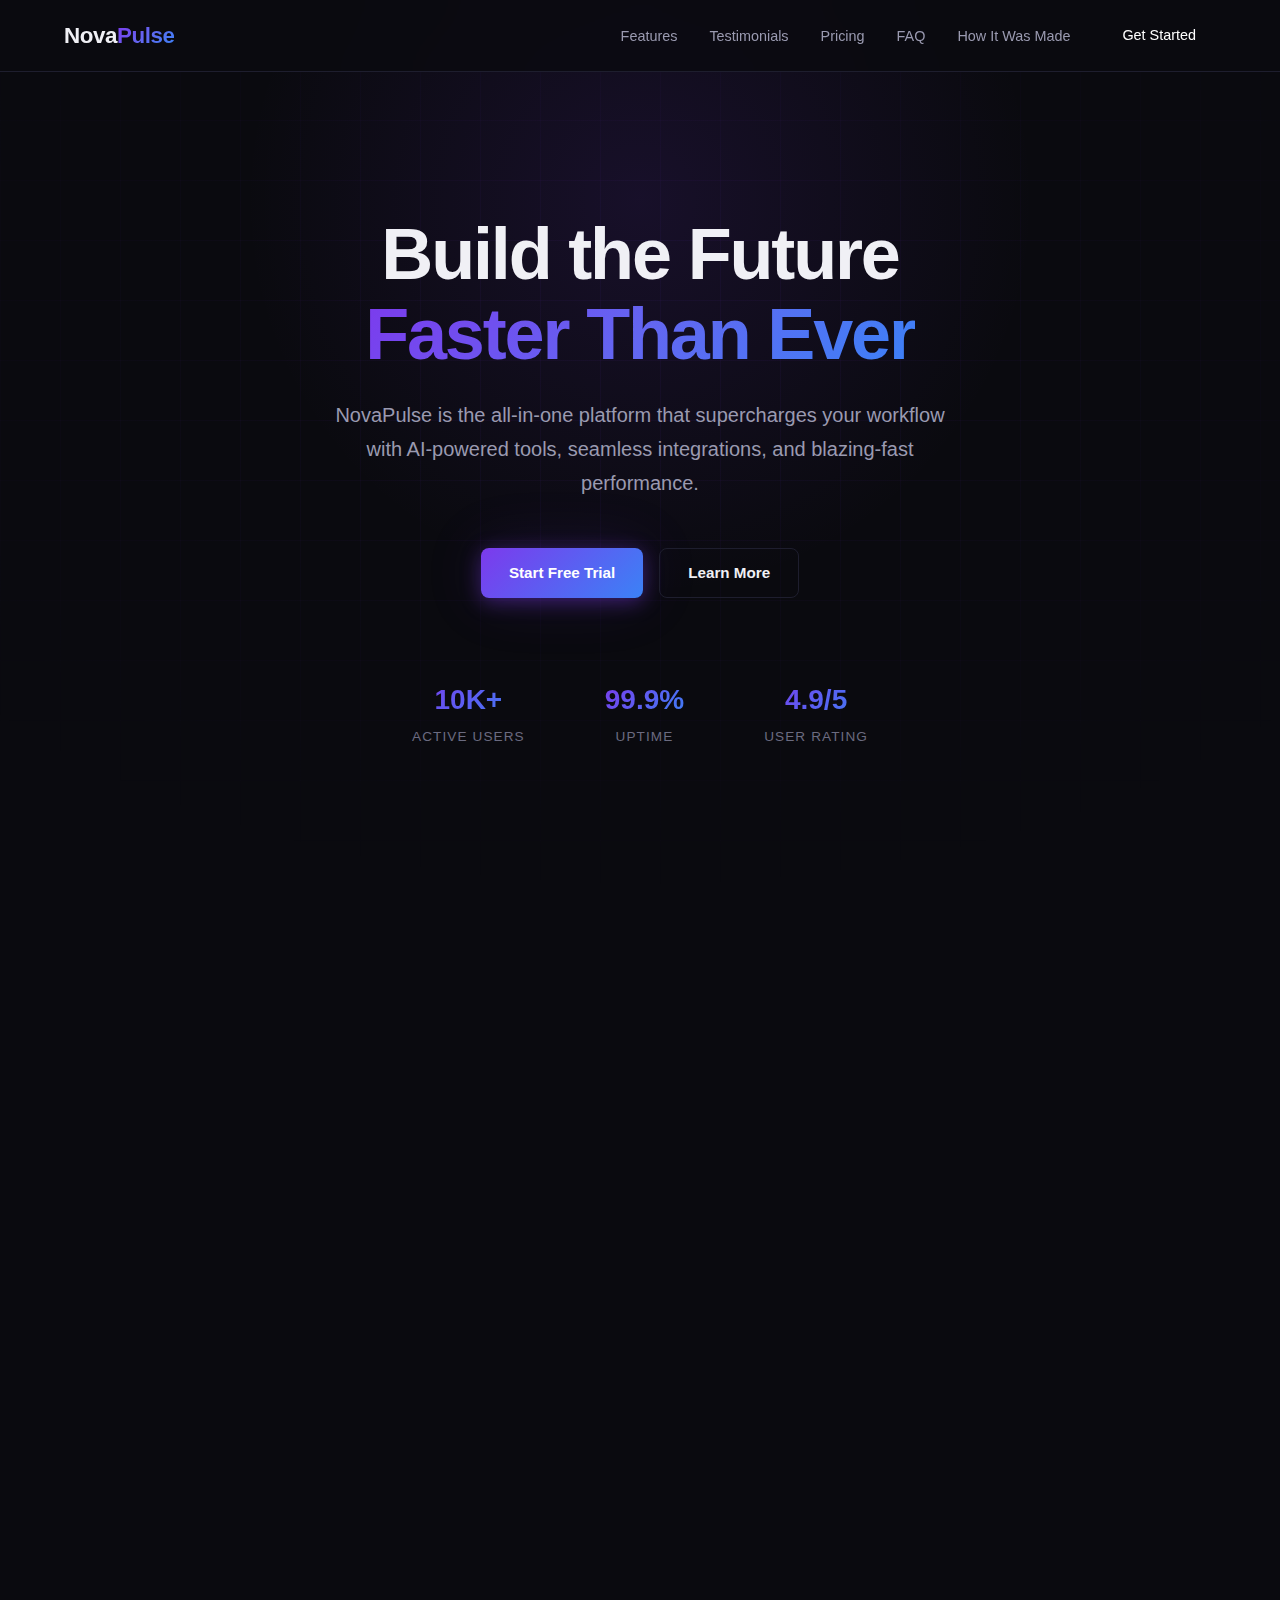
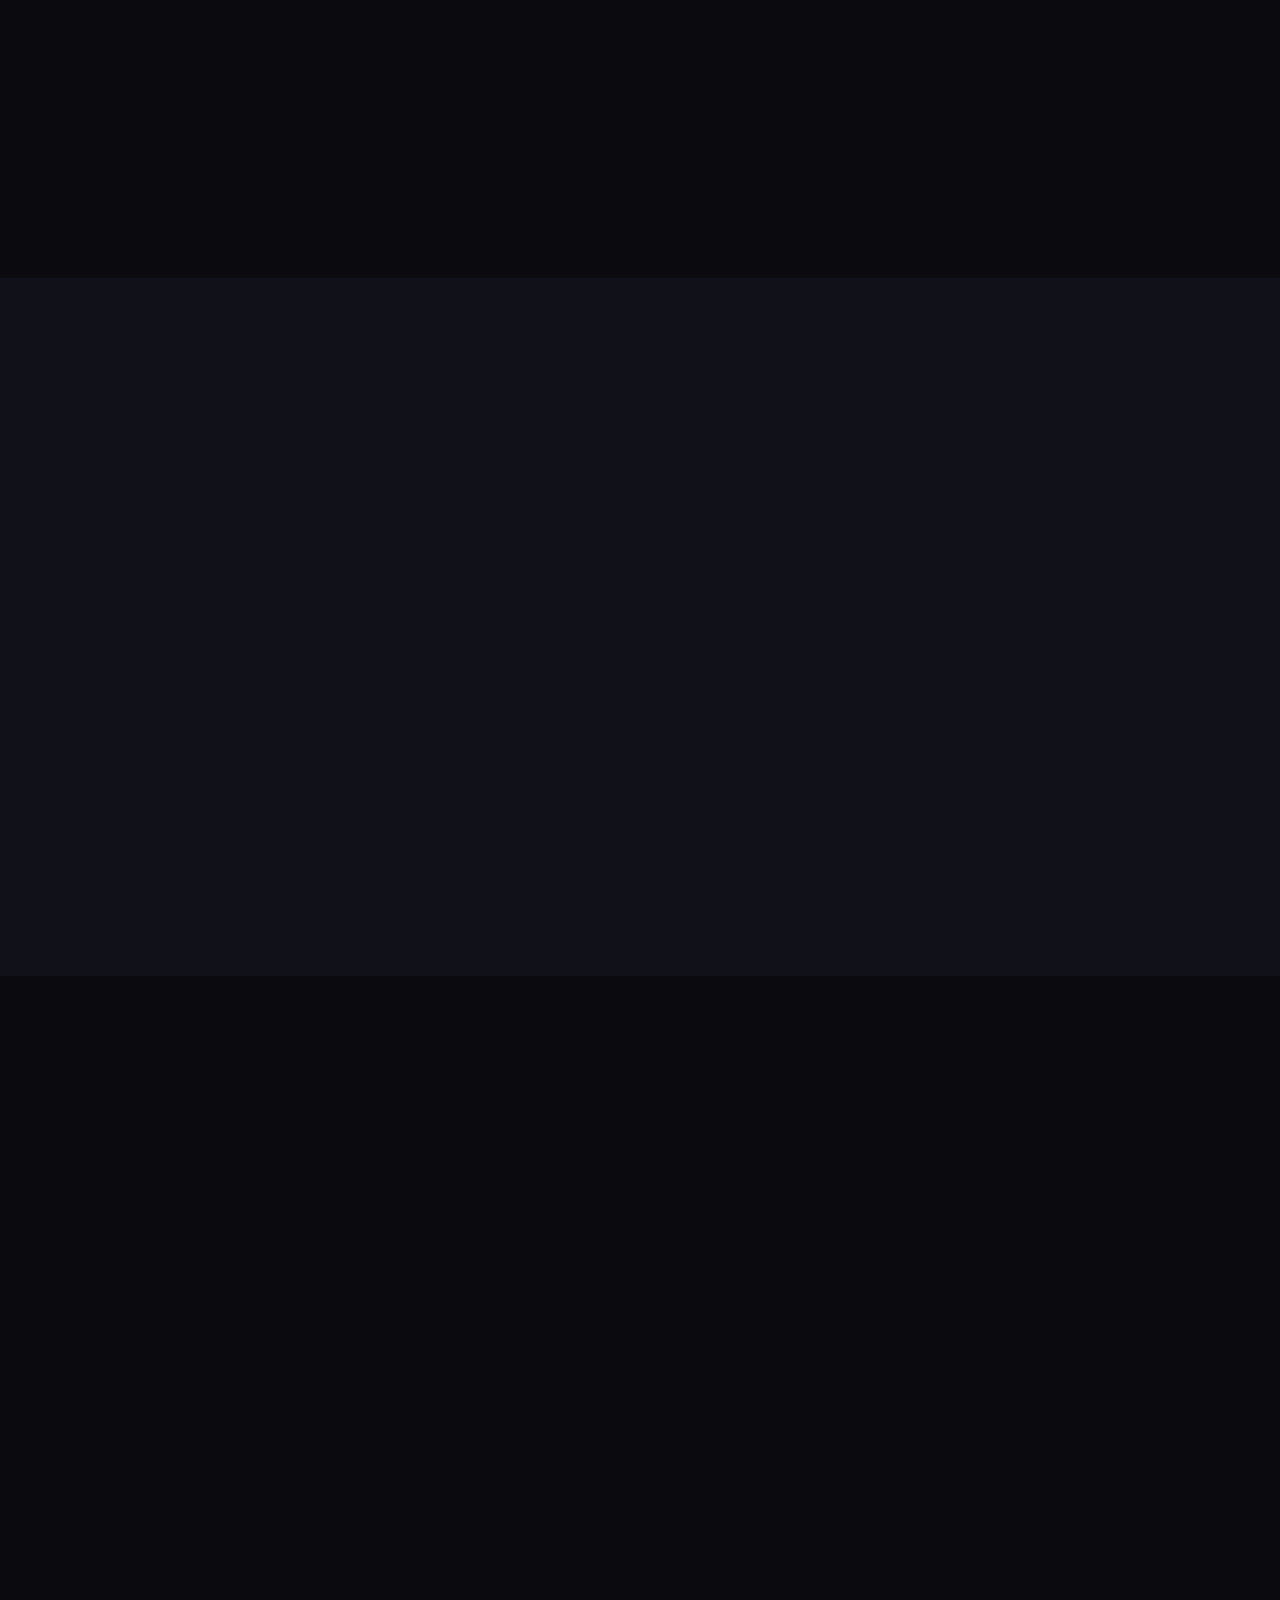
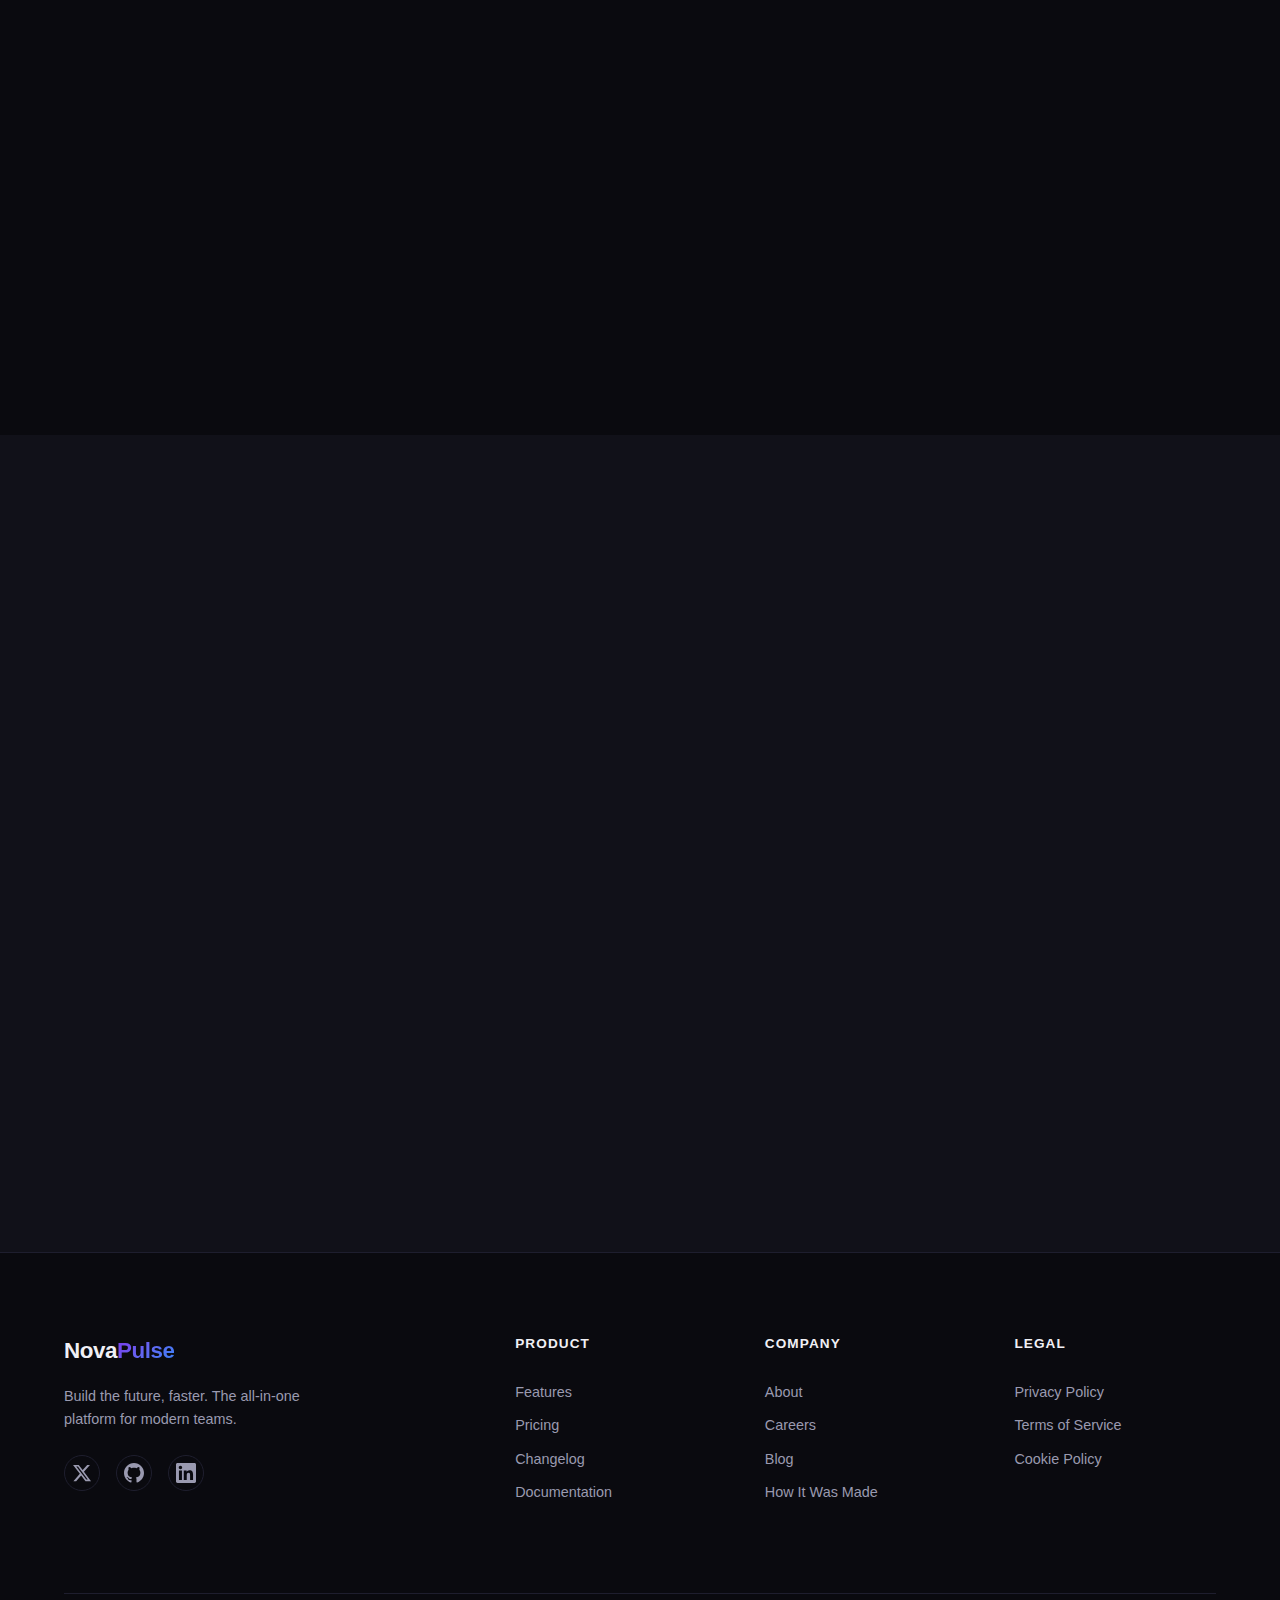
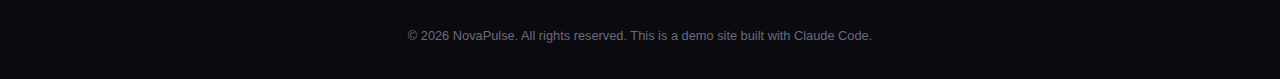
<file: index.html>
<!DOCTYPE html>
<html lang="en">
<head>
  <meta charset="UTF-8">
  <meta name="viewport" content="width=device-width, initial-scale=1.0">
  <title>NovaPulse — Next-Gen Platform</title>
  <link rel="stylesheet" href="styles.css">
</head>
<body>

  <!-- Navigation -->
  <nav class="navbar">
    <div class="container nav-container">
      <a href="index.html" class="nav-logo">Nova<span class="gradient-text">Pulse</span></a>
      <button class="nav-toggle" aria-label="Toggle navigation">
        <span></span>
        <span></span>
        <span></span>
      </button>
      <ul class="nav-links">
        <li><a href="#features">Features</a></li>
        <li><a href="#testimonials">Testimonials</a></li>
        <li><a href="#pricing">Pricing</a></li>
        <li><a href="#faq">FAQ</a></li>
        <li><a href="how-it-was-made.html">How It Was Made</a></li>
        <li><a href="#hero" class="btn btn-sm">Get Started</a></li>
      </ul>
    </div>
  </nav>

  <!-- Hero -->
  <section id="hero" class="hero">
    <div class="hero-grid-bg"></div>
    <div class="container hero-content fade-in">
      <h1>Build the Future<br><span class="gradient-text">Faster Than Ever</span></h1>
      <p class="hero-subtitle">NovaPulse is the all-in-one platform that supercharges your workflow with AI-powered tools, seamless integrations, and blazing-fast performance.</p>
      <div class="hero-actions">
        <a href="#pricing" class="btn btn-primary btn-glow">Start Free Trial</a>
        <a href="#features" class="btn btn-outline">Learn More</a>
      </div>
      <div class="hero-stats">
        <div class="stat">
          <span class="stat-number">10K+</span>
          <span class="stat-label">Active Users</span>
        </div>
        <div class="stat">
          <span class="stat-number">99.9%</span>
          <span class="stat-label">Uptime</span>
        </div>
        <div class="stat">
          <span class="stat-number">4.9/5</span>
          <span class="stat-label">User Rating</span>
        </div>
      </div>
    </div>
  </section>

  <!-- Features -->
  <section id="features" class="features">
    <div class="container">
      <h2 class="section-title fade-in">Powerful <span class="gradient-text">Features</span></h2>
      <p class="section-subtitle fade-in">Everything you need to ship faster and smarter.</p>
      <div class="features-grid">
        <div class="feature-card fade-in">
          <div class="feature-icon">
            <svg width="32" height="32" viewBox="0 0 24 24" fill="none" stroke="currentColor" stroke-width="2" stroke-linecap="round" stroke-linejoin="round"><path d="M13 2L3 14h9l-1 8 10-12h-9l1-8z"/></svg>
          </div>
          <h3>Lightning Fast</h3>
          <p>Optimized for speed at every layer. Sub-millisecond responses powered by our edge network spanning 200+ global nodes.</p>
        </div>
        <div class="feature-card fade-in">
          <div class="feature-icon">
            <svg width="32" height="32" viewBox="0 0 24 24" fill="none" stroke="currentColor" stroke-width="2" stroke-linecap="round" stroke-linejoin="round"><rect x="3" y="11" width="18" height="11" rx="2" ry="2"/><path d="M7 11V7a5 5 0 0 1 10 0v4"/></svg>
          </div>
          <h3>Enterprise Security</h3>
          <p>SOC 2 Type II certified with end-to-end encryption, role-based access control, and real-time threat monitoring.</p>
        </div>
        <div class="feature-card fade-in">
          <div class="feature-icon">
            <svg width="32" height="32" viewBox="0 0 24 24" fill="none" stroke="currentColor" stroke-width="2" stroke-linecap="round" stroke-linejoin="round"><circle cx="12" cy="12" r="3"/><path d="M19.4 15a1.65 1.65 0 0 0 .33 1.82l.06.06a2 2 0 0 1-2.83 2.83l-.06-.06a1.65 1.65 0 0 0-1.82-.33 1.65 1.65 0 0 0-1 1.51V21a2 2 0 0 1-4 0v-.09A1.65 1.65 0 0 0 9 19.4a1.65 1.65 0 0 0-1.82.33l-.06.06a2 2 0 0 1-2.83-2.83l.06-.06A1.65 1.65 0 0 0 4.68 15a1.65 1.65 0 0 0-1.51-1H3a2 2 0 0 1 0-4h.09A1.65 1.65 0 0 0 4.6 9a1.65 1.65 0 0 0-.33-1.82l-.06-.06a2 2 0 0 1 2.83-2.83l.06.06A1.65 1.65 0 0 0 9 4.68a1.65 1.65 0 0 0 1-1.51V3a2 2 0 0 1 4 0v.09a1.65 1.65 0 0 0 1 1.51 1.65 1.65 0 0 0 1.82-.33l.06-.06a2 2 0 0 1 2.83 2.83l-.06.06A1.65 1.65 0 0 0 19.4 9a1.65 1.65 0 0 0 1.51 1H21a2 2 0 0 1 0 4h-.09a1.65 1.65 0 0 0-1.51 1z"/></svg>
          </div>
          <h3>Smart Automations</h3>
          <p>Build complex workflows visually. Trigger actions based on events, schedules, or AI-driven conditions — no code required.</p>
        </div>
        <div class="feature-card fade-in">
          <div class="feature-icon">
            <svg width="32" height="32" viewBox="0 0 24 24" fill="none" stroke="currentColor" stroke-width="2" stroke-linecap="round" stroke-linejoin="round"><polyline points="22 12 18 12 15 21 9 3 6 12 2 12"/></svg>
          </div>
          <h3>Real-Time Analytics</h3>
          <p>Live dashboards with customizable widgets. Track every metric that matters with zero-latency data streaming.</p>
        </div>
        <div class="feature-card fade-in">
          <div class="feature-icon">
            <svg width="32" height="32" viewBox="0 0 24 24" fill="none" stroke="currentColor" stroke-width="2" stroke-linecap="round" stroke-linejoin="round"><path d="M17 21v-2a4 4 0 0 0-4-4H5a4 4 0 0 0-4 4v2"/><circle cx="9" cy="7" r="4"/><path d="M23 21v-2a4 4 0 0 0-3-3.87"/><path d="M16 3.13a4 4 0 0 1 0 7.75"/></svg>
          </div>
          <h3>Team Collaboration</h3>
          <p>Shared workspaces, inline commenting, version history, and real-time co-editing keep your entire team aligned.</p>
        </div>
        <div class="feature-card fade-in">
          <div class="feature-icon">
            <svg width="32" height="32" viewBox="0 0 24 24" fill="none" stroke="currentColor" stroke-width="2" stroke-linecap="round" stroke-linejoin="round"><rect x="2" y="3" width="20" height="14" rx="2" ry="2"/><line x1="8" y1="21" x2="16" y2="21"/><line x1="12" y1="17" x2="12" y2="21"/></svg>
          </div>
          <h3>Developer API</h3>
          <p>RESTful and GraphQL APIs with comprehensive SDKs. Integrate NovaPulse into your stack in under 10 minutes.</p>
        </div>
      </div>
    </div>
  </section>

  <!-- Testimonials -->
  <section id="testimonials" class="testimonials">
    <div class="container">
      <h2 class="section-title fade-in">Loved by <span class="gradient-text">Teams</span></h2>
      <p class="section-subtitle fade-in">See what our users have to say.</p>
      <div class="testimonials-grid">
        <div class="testimonial-card fade-in">
          <div class="testimonial-stars">&#9733;&#9733;&#9733;&#9733;&#9733;</div>
          <blockquote>"NovaPulse cut our deployment time by 60%. The automation engine alone saved our team 20 hours a week. It's the best investment we've made this year."</blockquote>
          <div class="testimonial-author">
            <div class="avatar" style="background: linear-gradient(135deg, #7c3aed, #3b82f6);">SK</div>
            <div>
              <strong>Sarah Kim</strong>
              <span>VP of Engineering, Streamline</span>
            </div>
          </div>
        </div>
        <div class="testimonial-card fade-in">
          <div class="testimonial-stars">&#9733;&#9733;&#9733;&#9733;&#9733;</div>
          <blockquote>"The analytics dashboard is incredible. We finally have real-time visibility into our pipeline without stitching together five different tools."</blockquote>
          <div class="testimonial-author">
            <div class="avatar" style="background: linear-gradient(135deg, #ec4899, #8b5cf6);">MR</div>
            <div>
              <strong>Marco Rivera</strong>
              <span>CTO, DataForge Labs</span>
            </div>
          </div>
        </div>
        <div class="testimonial-card fade-in">
          <div class="testimonial-stars">&#9733;&#9733;&#9733;&#9733;&#9733;</div>
          <blockquote>"We evaluated a dozen platforms before choosing NovaPulse. The developer experience is unmatched — our team was productive on day one."</blockquote>
          <div class="testimonial-author">
            <div class="avatar" style="background: linear-gradient(135deg, #06b6d4, #3b82f6);">AJ</div>
            <div>
              <strong>Aisha Johnson</strong>
              <span>Lead Developer, CloudScale</span>
            </div>
          </div>
        </div>
      </div>
    </div>
  </section>

  <!-- Pricing -->
  <section id="pricing" class="pricing">
    <div class="container">
      <h2 class="section-title fade-in">Simple <span class="gradient-text">Pricing</span></h2>
      <p class="section-subtitle fade-in">No surprises. No hidden fees. Cancel anytime.</p>
      <div class="pricing-grid">
        <div class="pricing-card fade-in">
          <h3>Starter</h3>
          <div class="price">$0<span>/month</span></div>
          <p class="pricing-desc">Perfect for side projects and exploration.</p>
          <ul class="pricing-features">
            <li>Up to 3 projects</li>
            <li>1 GB storage</li>
            <li>Basic analytics</li>
            <li>Community support</li>
            <li>API access (1K req/day)</li>
          </ul>
          <a href="#" class="btn btn-outline btn-full">Get Started</a>
        </div>
        <div class="pricing-card popular fade-in">
          <div class="popular-badge">Most Popular</div>
          <h3>Pro</h3>
          <div class="price">$29<span>/month</span></div>
          <p class="pricing-desc">For growing teams that need more power.</p>
          <ul class="pricing-features">
            <li>Unlimited projects</li>
            <li>100 GB storage</li>
            <li>Advanced analytics</li>
            <li>Priority support</li>
            <li>API access (100K req/day)</li>
            <li>Custom automations</li>
            <li>Team collaboration</li>
          </ul>
          <a href="#" class="btn btn-primary btn-glow btn-full">Start Free Trial</a>
        </div>
        <div class="pricing-card fade-in">
          <h3>Enterprise</h3>
          <div class="price">Custom</div>
          <p class="pricing-desc">For organizations with advanced needs.</p>
          <ul class="pricing-features">
            <li>Everything in Pro</li>
            <li>Unlimited storage</li>
            <li>SSO & SAML</li>
            <li>Dedicated support</li>
            <li>Unlimited API access</li>
            <li>Custom integrations</li>
            <li>SLA guarantee</li>
            <li>On-premise option</li>
          </ul>
          <a href="#" class="btn btn-outline btn-full">Contact Sales</a>
        </div>
      </div>
    </div>
  </section>

  <!-- FAQ -->
  <section id="faq" class="faq">
    <div class="container">
      <h2 class="section-title fade-in">Frequently Asked <span class="gradient-text">Questions</span></h2>
      <p class="section-subtitle fade-in">Got questions? We've got answers.</p>
      <div class="faq-list">
        <div class="faq-item fade-in">
          <button class="faq-question">
            What is NovaPulse?
            <span class="faq-icon">+</span>
          </button>
          <div class="faq-answer">
            <p>NovaPulse is a next-generation platform that combines project management, real-time analytics, and AI-powered automation into a single, unified workspace. It's designed to help teams ship faster with less friction.</p>
          </div>
        </div>
        <div class="faq-item fade-in">
          <button class="faq-question">
            How does the free trial work?
            <span class="faq-icon">+</span>
          </button>
          <div class="faq-answer">
            <p>Start with our Pro plan free for 14 days — no credit card required. You get full access to all Pro features. At the end of your trial, choose to subscribe or downgrade to Starter at no cost.</p>
          </div>
        </div>
        <div class="faq-item fade-in">
          <button class="faq-question">
            Can I switch plans later?
            <span class="faq-icon">+</span>
          </button>
          <div class="faq-answer">
            <p>Absolutely. You can upgrade or downgrade your plan at any time from your account settings. Changes take effect immediately, and we'll prorate any billing differences.</p>
          </div>
        </div>
        <div class="faq-item fade-in">
          <button class="faq-question">
            Is my data secure?
            <span class="faq-icon">+</span>
          </button>
          <div class="faq-answer">
            <p>Security is our top priority. We're SOC 2 Type II certified with end-to-end encryption for all data in transit and at rest. We also offer role-based access controls, audit logs, and optional on-premise deployment for Enterprise customers.</p>
          </div>
        </div>
        <div class="faq-item fade-in">
          <button class="faq-question">
            What integrations do you support?
            <span class="faq-icon">+</span>
          </button>
          <div class="faq-answer">
            <p>NovaPulse integrates with 200+ tools including Slack, GitHub, Jira, Figma, Notion, and more. We also provide a flexible API and webhook system so you can connect any custom tooling your team uses.</p>
          </div>
        </div>
        <div class="faq-item fade-in">
          <button class="faq-question">
            Do you offer refunds?
            <span class="faq-icon">+</span>
          </button>
          <div class="faq-answer">
            <p>Yes — we offer a 30-day money-back guarantee. If you're not satisfied with NovaPulse for any reason within 30 days of purchase, we'll issue a full refund, no questions asked.</p>
          </div>
        </div>
      </div>
    </div>
  </section>

  <!-- Footer -->
  <footer class="footer">
    <div class="container">
      <div class="footer-grid">
        <div class="footer-brand">
          <a href="index.html" class="nav-logo">Nova<span class="gradient-text">Pulse</span></a>
          <p>Build the future, faster. The all-in-one platform for modern teams.</p>
          <div class="social-links">
            <a href="#" aria-label="Twitter">
              <svg width="20" height="20" viewBox="0 0 24 24" fill="currentColor"><path d="M18.244 2.25h3.308l-7.227 8.26 8.502 11.24H16.17l-5.214-6.817L4.99 21.75H1.68l7.73-8.835L1.254 2.25H8.08l4.713 6.231zm-1.161 17.52h1.833L7.084 4.126H5.117z"/></svg>
            </a>
            <a href="#" aria-label="GitHub">
              <svg width="20" height="20" viewBox="0 0 24 24" fill="currentColor"><path d="M12 0c-6.626 0-12 5.373-12 12 0 5.302 3.438 9.8 8.207 11.387.599.111.793-.261.793-.577v-2.234c-3.338.726-4.033-1.416-4.033-1.416-.546-1.387-1.333-1.756-1.333-1.756-1.089-.745.083-.729.083-.729 1.205.084 1.839 1.237 1.839 1.237 1.07 1.834 2.807 1.304 3.492.997.107-.775.418-1.305.762-1.604-2.665-.305-5.467-1.334-5.467-5.931 0-1.311.469-2.381 1.236-3.221-.124-.303-.535-1.524.117-3.176 0 0 1.008-.322 3.301 1.23.957-.266 1.983-.399 3.003-.404 1.02.005 2.047.138 3.006.404 2.291-1.552 3.297-1.23 3.297-1.23.653 1.653.242 2.874.118 3.176.77.84 1.235 1.911 1.235 3.221 0 4.609-2.807 5.624-5.479 5.921.43.372.823 1.102.823 2.222v3.293c0 .319.192.694.801.576 4.765-1.589 8.199-6.086 8.199-11.386 0-6.627-5.373-12-12-12z"/></svg>
            </a>
            <a href="#" aria-label="LinkedIn">
              <svg width="20" height="20" viewBox="0 0 24 24" fill="currentColor"><path d="M20.447 20.452h-3.554v-5.569c0-1.328-.027-3.037-1.852-3.037-1.853 0-2.136 1.445-2.136 2.939v5.667H9.351V9h3.414v1.561h.046c.477-.9 1.637-1.85 3.37-1.85 3.601 0 4.267 2.37 4.267 5.455v6.286zM5.337 7.433c-1.144 0-2.063-.926-2.063-2.065 0-1.138.92-2.063 2.063-2.063 1.14 0 2.064.925 2.064 2.063 0 1.139-.925 2.065-2.064 2.065zm1.782 13.019H3.555V9h3.564v11.452zM22.225 0H1.771C.792 0 0 .774 0 1.729v20.542C0 23.227.792 24 1.771 24h20.451C23.2 24 24 23.227 24 22.271V1.729C24 .774 23.2 0 22.222 0h.003z"/></svg>
            </a>
          </div>
        </div>
        <div class="footer-links">
          <h4>Product</h4>
          <ul>
            <li><a href="#features">Features</a></li>
            <li><a href="#pricing">Pricing</a></li>
            <li><a href="#">Changelog</a></li>
            <li><a href="#">Documentation</a></li>
          </ul>
        </div>
        <div class="footer-links">
          <h4>Company</h4>
          <ul>
            <li><a href="#">About</a></li>
            <li><a href="#">Careers</a></li>
            <li><a href="#">Blog</a></li>
            <li><a href="how-it-was-made.html">How It Was Made</a></li>
          </ul>
        </div>
        <div class="footer-links">
          <h4>Legal</h4>
          <ul>
            <li><a href="#">Privacy Policy</a></li>
            <li><a href="#">Terms of Service</a></li>
            <li><a href="#">Cookie Policy</a></li>
          </ul>
        </div>
      </div>
      <div class="footer-bottom">
        <p>&copy; 2026 NovaPulse. All rights reserved. This is a demo site built with Claude Code.</p>
      </div>
    </div>
  </footer>

  <script src="script.js"></script>
</body>
</html>
</file>
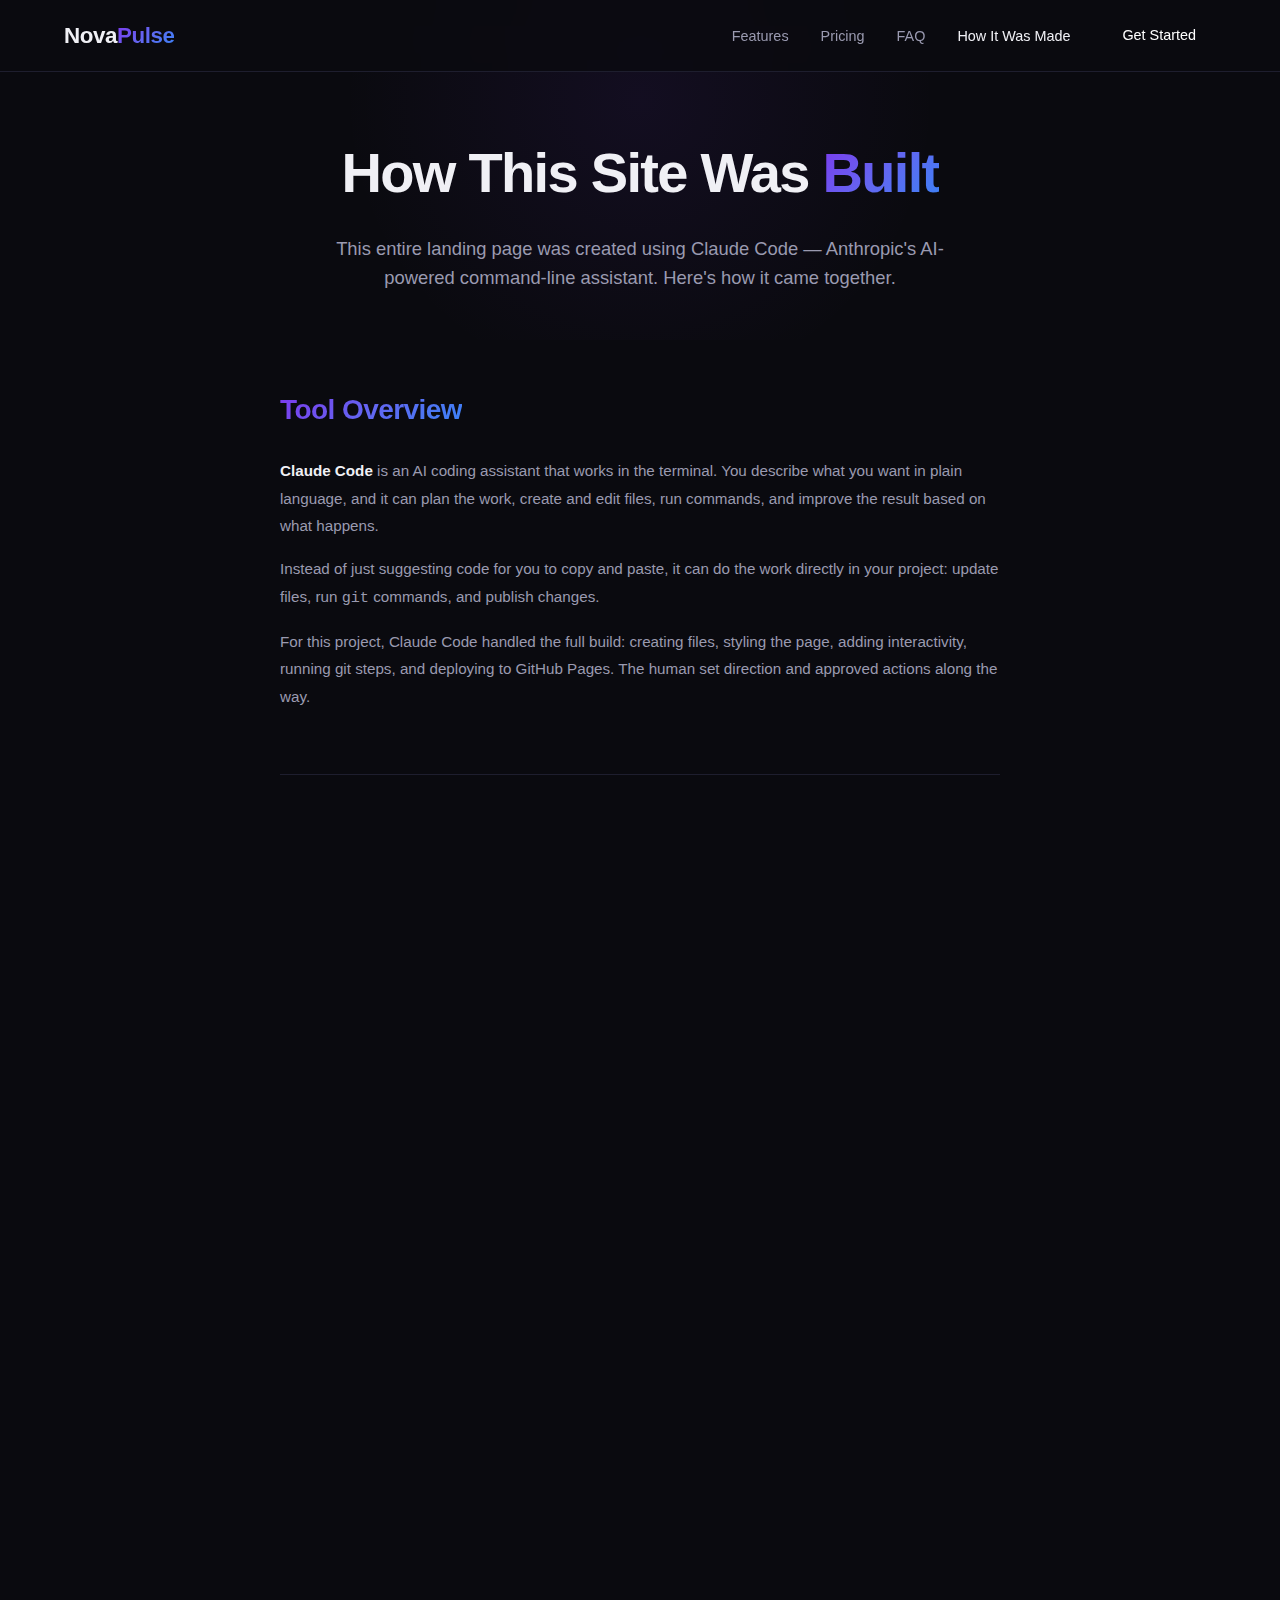
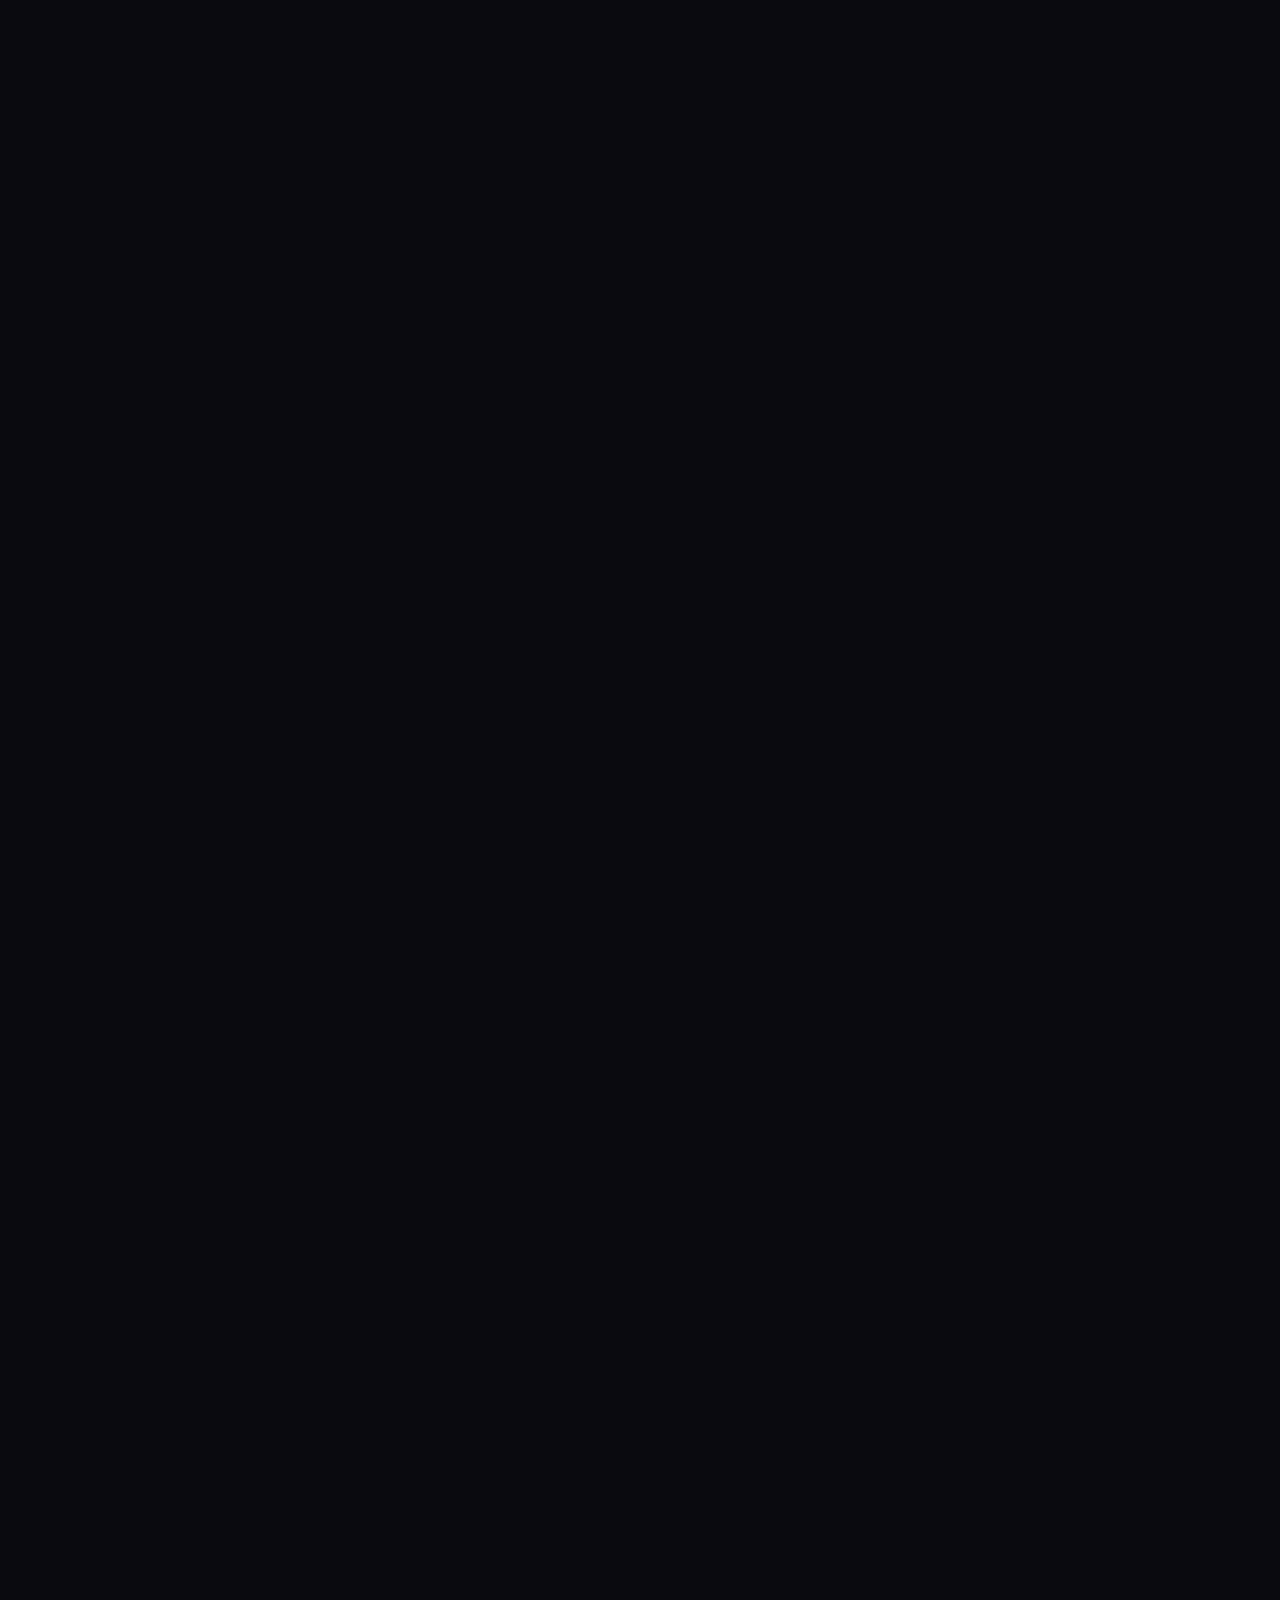
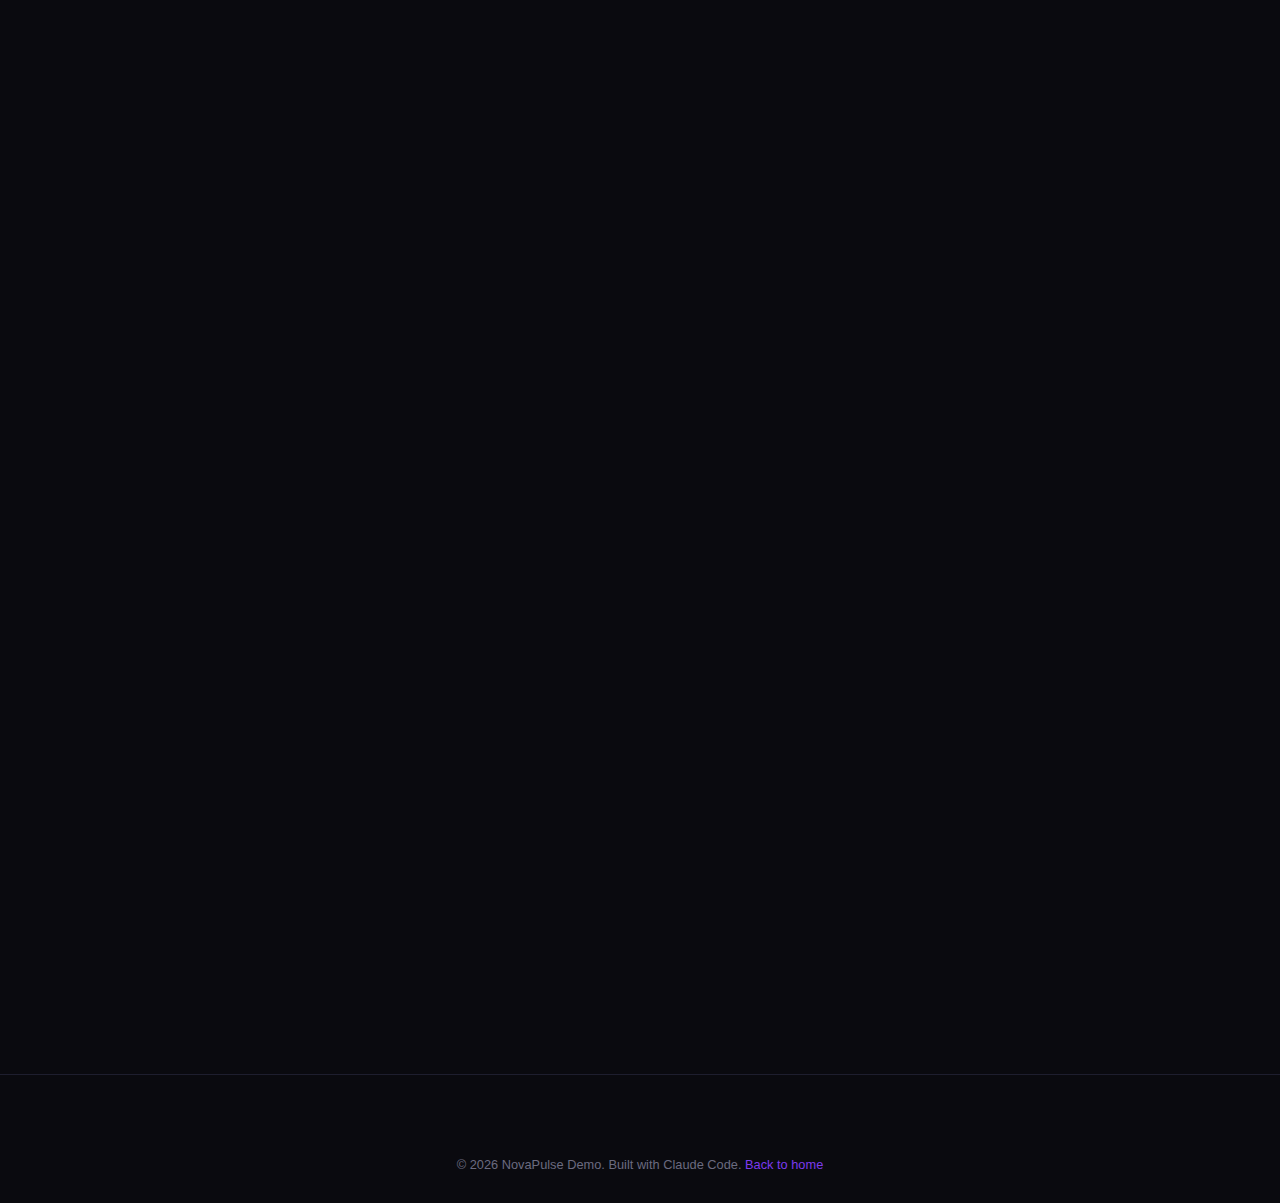
<file: how-it-was-made.html>
<!DOCTYPE html>
<html lang="en">
<head>
  <meta charset="UTF-8">
  <meta name="viewport" content="width=device-width, initial-scale=1.0">
  <title>How It Was Made — NovaPulse Demo</title>
  <link rel="stylesheet" href="styles.css">
</head>
<body>

  <!-- Navigation -->
  <nav class="navbar">
    <div class="container nav-container">
      <a href="index.html" class="nav-logo">Nova<span class="gradient-text">Pulse</span></a>
      <button class="nav-toggle" aria-label="Toggle navigation">
        <span></span>
        <span></span>
        <span></span>
      </button>
      <ul class="nav-links">
        <li><a href="index.html#features">Features</a></li>
        <li><a href="index.html#pricing">Pricing</a></li>
        <li><a href="index.html#faq">FAQ</a></li>
        <li><a href="how-it-was-made.html" style="color: var(--text-primary);">How It Was Made</a></li>
        <li><a href="index.html#hero" class="btn btn-sm">Get Started</a></li>
      </ul>
    </div>
  </nav>

  <!-- Page Header -->
  <header class="page-header">
    <div class="container">
      <h1 class="fade-in">How This Site Was <span class="gradient-text">Built</span></h1>
      <p class="fade-in">This entire landing page was created using Claude Code — Anthropic's AI-powered command-line assistant. Here's how it came together.</p>
    </div>
  </header>

  <!-- Content -->
  <div class="content-wrapper">

    <!-- Tool Overview -->
    <section class="content-section fade-in">
      <h2><span class="gradient-text">Tool Overview</span></h2>
      <p><strong>Claude Code</strong> is an AI coding assistant that works in the terminal. You describe what you want in plain language, and it can plan the work, create and edit files, run commands, and improve the result based on what happens.</p>
      <p>Instead of just suggesting code for you to copy and paste, it can do the work directly in your project: update files, run <code>git</code> commands, and publish changes.</p>
      <p>For this project, Claude Code handled the full build: creating files, styling the page, adding interactivity, running git steps, and deploying to GitHub Pages. The human set direction and approved actions along the way.</p>
    </section>

    <!-- Prompting Approach -->
    <section class="content-section fade-in">
      <h2>The <span class="gradient-text">Prompting Approach</span></h2>
      <p>Getting a polished result from an AI coding assistant is less about one "perfect" prompt and more about guiding the conversation clearly. Here's the strategy that worked:</p>

      <h3>1. Start with the big picture</h3>
      <p>The first prompt explained the goal at a high level: "Create a polished demo landing page to showcase Claude Code's capabilities." That gave the AI room to ask clarifying questions instead of guessing.</p>

      <h3>2. Make decisions upfront</h3>
      <p>Before writing code, the key decisions were set: technology (plain HTML/CSS/JS), visual style (dark modern), sections to include, and hosting (GitHub Pages). This avoided time-consuming changes later.</p>

      <h3>3. Provide a structured plan</h3>
      <p>Instead of vague instructions, the work was mapped as a simple step-by-step list — create the repo, build each file, deploy. This gave the AI clear checkpoints and kept it focused.</p>

      <h3>4. Let the AI handle details</h3>
      <p>The plan defined <em>what</em> each section should include, without prescribing every exact detail. Giving the AI room to choose spacing, colors, and icons played to its strengths.</p>

      <h3>5. Iterate if needed</h3>
      <p>After the first version was ready, small refinements could be requested — "make the gradient more subtle" or "add space to the pricing cards." Each round was quick because the AI already had context.</p>
    </section>

    <!-- Tech Stack Decisions -->
    <section class="content-section fade-in">
      <h2>Tech Stack <span class="gradient-text">Decisions</span></h2>
      <p>Every choice was made to get from idea to live website quickly. Here's why:</p>

      <h3>HTML/CSS/JS vs. React/Frameworks</h3>
      <div class="pros-cons">
        <div class="pro">
          <strong>Pros</strong>
          <p>No build setup needed. No <code>npm install</code>, no bundler configuration, no compile wait time. The files work immediately, and GitHub Pages can host them directly.</p>
        </div>
        <div class="con">
          <strong>Cons</strong>
          <p>Less built-in convenience — for example, the navigation is duplicated across pages, responsive behavior is manual, and there are fewer developer shortcuts.</p>
        </div>
      </div>
      <p><strong>Why chosen:</strong> For a two-page demo site, framework setup would likely take longer than any time it saved. Plain HTML/CSS/JS was the quickest route from zero to deployed.</p>

      <h3>Dark Modern vs. Light/Colorful</h3>
      <div class="pros-cons">
        <div class="pro">
          <strong>Pros</strong>
          <p>Strong visual impact. Gradient accents stand out on dark backgrounds. The look feels modern and premium.</p>
        </div>
        <div class="con">
          <strong>Cons</strong>
          <p>Accessibility needs extra attention, especially color contrast. Some people prefer light themes. Dark-on-dark details can look unclear if not tuned carefully.</p>
        </div>
      </div>
      <p><strong>Why chosen:</strong> This is a portfolio/speed demo, not a production app. The dark modern style created the strongest first impression for the intended audience.</p>

      <h3>GitHub Pages vs. Other Hosting</h3>
      <div class="pros-cons">
        <div class="pro">
          <strong>Pros</strong>
          <p>Free and simple. Push to <code>main</code>, enable Pages, and the site is live. It works naturally with the repo and supports custom domains later if needed.</p>
        </div>
        <div class="con">
          <strong>Cons</strong>
          <p>Best for static sites only (no server-side logic or API routes). Build options are more limited than some other platforms.</p>
        </div>
      </div>
      <p><strong>Why chosen:</strong> Because this site is fully static, GitHub Pages was the fastest path from <code>git push</code> to a live URL.</p>
    </section>

    <!-- Why No Extra Tooling -->
    <section class="content-section fade-in">
      <h2>Why <span class="gradient-text">No Extra Tooling</span></h2>
      <p>This project was built entirely with Claude Code's built-in features:</p>
      <ul>
        <li><strong>File Write/Edit</strong> — to create and modify HTML, CSS, and JS files</li>
        <li><strong>Bash</strong> — to run <code>git</code> and <code>gh</code> CLI commands for repo creation and deployment</li>
      </ul>
      <p>No MCP servers, no external skill packs, no browser automation, and no separate design tools. Why?</p>
      <ul>
        <li><strong>Setup time slows things down.</strong> Configuring extra systems takes time, which works against a speed demo.</li>
        <li><strong>Plain HTML/CSS/JS doesn't require build tooling.</strong> Nothing needs to be compiled or bundled, so files run as-is.</li>
        <li><strong>The constraint makes the point.</strong> If a polished landing page can be built and deployed with basic file editing and shell commands, the tool is capable of serious work.</li>
      </ul>
    </section>

    <!-- Timeline -->
    <section class="content-section fade-in">
      <h2>The <span class="gradient-text">Timeline</span></h2>
      <p>From the first prompt to a live site on GitHub Pages:</p>
      <div class="timeline-badge">One conversation. Minutes, not hours.</div>
      <p>The process looked like this:</p>
      <ol>
        <li>Plan the approach and make key decisions (tech, style, structure)</li>
        <li>Create the GitHub repository</li>
        <li>Build all four files (index.html, styles.css, script.js, how-it-was-made.html)</li>
        <li>Commit, push, and enable GitHub Pages</li>
        <li>Verify the live site</li>
      </ol>
      <p>Where possible, the AI handled independent tasks in parallel (for example, creating separate files at the same time). The human provided the plan and approved each step. The result is what you're viewing now.</p>
    </section>

    <!-- Call to Action -->
    <section class="content-section fade-in" style="text-align: center; border-bottom: none; padding-bottom: 0;">
      <h2>Want to Try <span class="gradient-text">Claude Code</span>?</h2>
      <p style="margin-bottom: var(--spacing-lg);">If this page showed you the value of AI-assisted development, Claude Code is available today.</p>
      <a href="index.html" class="btn btn-primary btn-glow">Back to Demo Landing Page</a>
    </section>

  </div>

  <!-- Footer -->
  <footer class="footer">
    <div class="container">
      <div class="footer-bottom" style="border-top: none; padding-top: 0;">
        <p>&copy; 2026 NovaPulse Demo. Built with Claude Code. <a href="index.html" style="color: var(--accent-purple);">Back to home</a></p>
      </div>
    </div>
  </footer>

  <script src="script.js"></script>
</body>
</html>
</file>
<file: styles.css>
/* ===== CSS Custom Properties ===== */
:root {
  --bg-primary: #0a0a0f;
  --bg-secondary: #111119;
  --bg-card: #16161f;
  --bg-card-hover: #1c1c28;
  --text-primary: #f0f0f5;
  --text-secondary: #9a9ab0;
  --text-muted: #6b6b80;
  --gradient-start: #7c3aed;
  --gradient-mid: #6366f1;
  --gradient-end: #3b82f6;
  --accent-purple: #7c3aed;
  --accent-blue: #3b82f6;
  --border-color: #1e1e2e;
  --border-glow: rgba(124, 58, 237, 0.3);
  --glow-purple: rgba(124, 58, 237, 0.4);
  --glow-blue: rgba(59, 130, 246, 0.3);
  --radius-sm: 8px;
  --radius-md: 12px;
  --radius-lg: 16px;
  --radius-xl: 24px;
  --spacing-xs: 0.5rem;
  --spacing-sm: 1rem;
  --spacing-md: 1.5rem;
  --spacing-lg: 2rem;
  --spacing-xl: 3rem;
  --spacing-2xl: 5rem;
  --font-sans: 'Inter', -apple-system, BlinkMacSystemFont, 'Segoe UI', Roboto, sans-serif;
  --transition-fast: 150ms ease;
  --transition-base: 250ms ease;
  --transition-slow: 400ms ease;
}

/* ===== Reset & Base ===== */
*, *::before, *::after {
  margin: 0;
  padding: 0;
  box-sizing: border-box;
}

html {
  scroll-behavior: smooth;
  -webkit-font-smoothing: antialiased;
  -moz-osx-font-smoothing: grayscale;
}

body {
  font-family: var(--font-sans);
  background-color: var(--bg-primary);
  color: var(--text-primary);
  line-height: 1.6;
  overflow-x: hidden;
}

a {
  color: inherit;
  text-decoration: none;
}

ul {
  list-style: none;
}

img {
  max-width: 100%;
  display: block;
}

.container {
  max-width: 1200px;
  margin: 0 auto;
  padding: 0 var(--spacing-md);
}

/* ===== Gradient Text ===== */
.gradient-text {
  background: linear-gradient(135deg, var(--gradient-start), var(--gradient-mid), var(--gradient-end));
  -webkit-background-clip: text;
  background-clip: text;
  -webkit-text-fill-color: transparent;
}

/* ===== Buttons ===== */
.btn {
  display: inline-flex;
  align-items: center;
  justify-content: center;
  padding: 0.75rem 1.75rem;
  border-radius: var(--radius-sm);
  font-size: 0.95rem;
  font-weight: 600;
  cursor: pointer;
  transition: all var(--transition-base);
  border: none;
  font-family: inherit;
}

.btn-sm {
  padding: 0.5rem 1.25rem;
  font-size: 0.85rem;
}

.btn-primary {
  background: linear-gradient(135deg, var(--gradient-start), var(--gradient-end));
  color: #fff;
}

.btn-primary:hover {
  transform: translateY(-2px);
  box-shadow: 0 8px 30px var(--glow-purple);
}

.btn-outline {
  background: transparent;
  color: var(--text-primary);
  border: 1px solid var(--border-color);
}

.btn-outline:hover {
  border-color: var(--accent-purple);
  background: rgba(124, 58, 237, 0.08);
  transform: translateY(-2px);
}

.btn-glow {
  box-shadow: 0 4px 20px var(--glow-purple), 0 0 60px rgba(124, 58, 237, 0.15);
}

.btn-full {
  width: 100%;
}

/* ===== Section Titles ===== */
.section-title {
  font-size: clamp(2rem, 4vw, 2.75rem);
  font-weight: 800;
  text-align: center;
  margin-bottom: var(--spacing-sm);
  letter-spacing: -0.02em;
}

.section-subtitle {
  text-align: center;
  color: var(--text-secondary);
  font-size: 1.1rem;
  max-width: 600px;
  margin: 0 auto var(--spacing-2xl);
}

/* ===== Navbar ===== */
.navbar {
  position: fixed;
  top: 0;
  left: 0;
  right: 0;
  z-index: 1000;
  padding: var(--spacing-sm) 0;
  background: rgba(10, 10, 15, 0.8);
  backdrop-filter: blur(20px);
  -webkit-backdrop-filter: blur(20px);
  border-bottom: 1px solid var(--border-color);
}

.nav-container {
  display: flex;
  align-items: center;
  justify-content: space-between;
}

.nav-logo {
  font-size: 1.4rem;
  font-weight: 800;
  letter-spacing: -0.02em;
}

.nav-links {
  display: flex;
  align-items: center;
  gap: var(--spacing-lg);
}

.nav-links a {
  color: var(--text-secondary);
  font-size: 0.9rem;
  font-weight: 500;
  transition: color var(--transition-fast);
}

.nav-links a:hover {
  color: var(--text-primary);
}

.nav-links .btn {
  color: #fff;
}

.nav-toggle {
  display: none;
  flex-direction: column;
  gap: 5px;
  background: none;
  border: none;
  cursor: pointer;
  padding: 4px;
}

.nav-toggle span {
  display: block;
  width: 24px;
  height: 2px;
  background: var(--text-primary);
  border-radius: 2px;
  transition: all var(--transition-base);
}

/* ===== Hero ===== */
.hero {
  position: relative;
  min-height: 100vh;
  display: flex;
  align-items: center;
  justify-content: center;
  padding: 8rem 0 4rem;
  overflow: hidden;
}

.hero-grid-bg {
  position: absolute;
  inset: 0;
  background-image:
    linear-gradient(rgba(124, 58, 237, 0.05) 1px, transparent 1px),
    linear-gradient(90deg, rgba(124, 58, 237, 0.05) 1px, transparent 1px);
  background-size: 60px 60px;
  mask-image: radial-gradient(ellipse 70% 60% at 50% 40%, black 20%, transparent 100%);
  -webkit-mask-image: radial-gradient(ellipse 70% 60% at 50% 40%, black 20%, transparent 100%);
}

.hero::before {
  content: '';
  position: absolute;
  top: -200px;
  left: 50%;
  transform: translateX(-50%);
  width: 800px;
  height: 800px;
  background: radial-gradient(circle, var(--glow-purple) 0%, transparent 70%);
  opacity: 0.3;
  pointer-events: none;
}

.hero-content {
  text-align: center;
  position: relative;
  z-index: 1;
}

.hero h1 {
  font-size: clamp(2.5rem, 6vw, 4.5rem);
  font-weight: 800;
  line-height: 1.1;
  letter-spacing: -0.03em;
  margin-bottom: var(--spacing-md);
}

.hero-subtitle {
  font-size: clamp(1rem, 2vw, 1.25rem);
  color: var(--text-secondary);
  max-width: 640px;
  margin: 0 auto var(--spacing-xl);
  line-height: 1.7;
}

.hero-actions {
  display: flex;
  gap: var(--spacing-sm);
  justify-content: center;
  flex-wrap: wrap;
  margin-bottom: var(--spacing-2xl);
}

.hero-stats {
  display: flex;
  justify-content: center;
  gap: var(--spacing-2xl);
  flex-wrap: wrap;
}

.stat {
  text-align: center;
}

.stat-number {
  display: block;
  font-size: 1.75rem;
  font-weight: 800;
  background: linear-gradient(135deg, var(--gradient-start), var(--gradient-end));
  -webkit-background-clip: text;
  background-clip: text;
  -webkit-text-fill-color: transparent;
}

.stat-label {
  font-size: 0.85rem;
  color: var(--text-muted);
  text-transform: uppercase;
  letter-spacing: 0.08em;
}

/* ===== Features ===== */
.features {
  padding: var(--spacing-2xl) 0;
  background: var(--bg-primary);
}

.features-grid {
  display: grid;
  grid-template-columns: repeat(3, 1fr);
  gap: var(--spacing-md);
}

.feature-card {
  background: var(--bg-card);
  border: 1px solid var(--border-color);
  border-radius: var(--radius-md);
  padding: var(--spacing-xl);
  transition: all var(--transition-base);
}

.feature-card:hover {
  background: var(--bg-card-hover);
  border-color: var(--border-glow);
  transform: translateY(-4px);
  box-shadow: 0 8px 40px rgba(124, 58, 237, 0.1);
}

.feature-icon {
  width: 48px;
  height: 48px;
  border-radius: var(--radius-sm);
  background: linear-gradient(135deg, rgba(124, 58, 237, 0.15), rgba(59, 130, 246, 0.15));
  display: flex;
  align-items: center;
  justify-content: center;
  margin-bottom: var(--spacing-md);
  color: var(--accent-purple);
}

.feature-card h3 {
  font-size: 1.15rem;
  font-weight: 700;
  margin-bottom: var(--spacing-xs);
}

.feature-card p {
  color: var(--text-secondary);
  font-size: 0.9rem;
  line-height: 1.6;
}

/* ===== Testimonials ===== */
.testimonials {
  padding: var(--spacing-2xl) 0;
  background: var(--bg-secondary);
}

.testimonials-grid {
  display: grid;
  grid-template-columns: repeat(3, 1fr);
  gap: var(--spacing-md);
}

.testimonial-card {
  background: var(--bg-card);
  border: 1px solid var(--border-color);
  border-radius: var(--radius-md);
  padding: var(--spacing-xl);
  transition: all var(--transition-base);
}

.testimonial-card:hover {
  border-color: var(--border-glow);
  transform: translateY(-2px);
}

.testimonial-stars {
  color: #facc15;
  font-size: 1.1rem;
  margin-bottom: var(--spacing-sm);
  letter-spacing: 2px;
}

.testimonial-card blockquote {
  color: var(--text-secondary);
  font-size: 0.95rem;
  line-height: 1.7;
  margin-bottom: var(--spacing-md);
  font-style: italic;
}

.testimonial-author {
  display: flex;
  align-items: center;
  gap: var(--spacing-sm);
}

.avatar {
  width: 42px;
  height: 42px;
  border-radius: 50%;
  display: flex;
  align-items: center;
  justify-content: center;
  font-weight: 700;
  font-size: 0.8rem;
  color: #fff;
  flex-shrink: 0;
}

.testimonial-author strong {
  display: block;
  font-size: 0.9rem;
}

.testimonial-author span {
  font-size: 0.8rem;
  color: var(--text-muted);
}

/* ===== Pricing ===== */
.pricing {
  padding: var(--spacing-2xl) 0;
  background: var(--bg-primary);
}

.pricing-grid {
  display: grid;
  grid-template-columns: repeat(3, 1fr);
  gap: var(--spacing-md);
  align-items: start;
}

.pricing-card {
  background: var(--bg-card);
  border: 1px solid var(--border-color);
  border-radius: var(--radius-lg);
  padding: var(--spacing-xl);
  text-align: center;
  transition: all var(--transition-base);
  position: relative;
}

.pricing-card:hover {
  transform: translateY(-4px);
  border-color: var(--border-glow);
}

.pricing-card.popular {
  border-color: var(--accent-purple);
  box-shadow: 0 0 60px rgba(124, 58, 237, 0.15), 0 8px 40px rgba(124, 58, 237, 0.1);
  transform: scale(1.05);
  z-index: 1;
}

.pricing-card.popular:hover {
  transform: scale(1.05) translateY(-4px);
}

.popular-badge {
  position: absolute;
  top: -12px;
  left: 50%;
  transform: translateX(-50%);
  background: linear-gradient(135deg, var(--gradient-start), var(--gradient-end));
  color: #fff;
  padding: 4px 16px;
  border-radius: 20px;
  font-size: 0.75rem;
  font-weight: 700;
  text-transform: uppercase;
  letter-spacing: 0.05em;
}

.pricing-card h3 {
  font-size: 1.25rem;
  font-weight: 700;
  margin-bottom: var(--spacing-sm);
}

.price {
  font-size: 3rem;
  font-weight: 800;
  margin-bottom: var(--spacing-xs);
  letter-spacing: -0.03em;
}

.price span {
  font-size: 1rem;
  font-weight: 500;
  color: var(--text-muted);
}

.pricing-desc {
  color: var(--text-secondary);
  font-size: 0.9rem;
  margin-bottom: var(--spacing-lg);
}

.pricing-features {
  text-align: left;
  margin-bottom: var(--spacing-xl);
}

.pricing-features li {
  padding: 0.5rem 0;
  color: var(--text-secondary);
  font-size: 0.9rem;
  border-bottom: 1px solid rgba(30, 30, 46, 0.5);
}

.pricing-features li::before {
  content: '✓ ';
  color: var(--accent-purple);
  font-weight: 700;
}

/* ===== FAQ ===== */
.faq {
  padding: var(--spacing-2xl) 0;
  background: var(--bg-secondary);
}

.faq-list {
  max-width: 768px;
  margin: 0 auto;
}

.faq-item {
  border-bottom: 1px solid var(--border-color);
}

.faq-question {
  width: 100%;
  background: none;
  border: none;
  color: var(--text-primary);
  font-size: 1rem;
  font-weight: 600;
  padding: var(--spacing-md) 0;
  cursor: pointer;
  display: flex;
  justify-content: space-between;
  align-items: center;
  text-align: left;
  font-family: inherit;
  transition: color var(--transition-fast);
}

.faq-question:hover {
  color: var(--accent-purple);
}

.faq-icon {
  font-size: 1.5rem;
  font-weight: 300;
  color: var(--text-muted);
  transition: transform var(--transition-base);
  flex-shrink: 0;
  margin-left: var(--spacing-sm);
}

.faq-item.active .faq-icon {
  transform: rotate(45deg);
  color: var(--accent-purple);
}

.faq-answer {
  max-height: 0;
  overflow: hidden;
  transition: max-height var(--transition-slow), padding var(--transition-slow);
}

.faq-item.active .faq-answer {
  max-height: 300px;
}

.faq-answer p {
  padding-bottom: var(--spacing-md);
  color: var(--text-secondary);
  font-size: 0.95rem;
  line-height: 1.7;
}

/* ===== Footer ===== */
.footer {
  padding: var(--spacing-2xl) 0 var(--spacing-lg);
  background: var(--bg-primary);
  border-top: 1px solid var(--border-color);
}

.footer-grid {
  display: grid;
  grid-template-columns: 2fr 1fr 1fr 1fr;
  gap: var(--spacing-xl);
  margin-bottom: var(--spacing-2xl);
}

.footer-brand p {
  color: var(--text-secondary);
  font-size: 0.9rem;
  margin-top: var(--spacing-sm);
  max-width: 280px;
  line-height: 1.6;
}

.social-links {
  display: flex;
  gap: var(--spacing-sm);
  margin-top: var(--spacing-md);
}

.social-links a {
  width: 36px;
  height: 36px;
  border-radius: 50%;
  border: 1px solid var(--border-color);
  display: flex;
  align-items: center;
  justify-content: center;
  color: var(--text-secondary);
  transition: all var(--transition-fast);
}

.social-links a:hover {
  border-color: var(--accent-purple);
  color: var(--accent-purple);
  background: rgba(124, 58, 237, 0.08);
}

.footer-links h4 {
  font-size: 0.85rem;
  font-weight: 700;
  text-transform: uppercase;
  letter-spacing: 0.08em;
  color: var(--text-primary);
  margin-bottom: var(--spacing-md);
}

.footer-links li {
  margin-bottom: var(--spacing-xs);
}

.footer-links a {
  color: var(--text-secondary);
  font-size: 0.9rem;
  transition: color var(--transition-fast);
}

.footer-links a:hover {
  color: var(--text-primary);
}

.footer-bottom {
  text-align: center;
  padding-top: var(--spacing-lg);
  border-top: 1px solid var(--border-color);
}

.footer-bottom p {
  color: var(--text-muted);
  font-size: 0.8rem;
}

/* ===== Scroll Animations ===== */
.fade-in {
  opacity: 0;
  transform: translateY(24px);
  transition: opacity 0.6s ease, transform 0.6s ease;
}

.fade-in.visible {
  opacity: 1;
  transform: translateY(0);
}

/* ===== "How It Was Made" Page Styles ===== */
.page-header {
  padding: 8rem 0 3rem;
  text-align: center;
  position: relative;
  overflow: hidden;
}

.page-header::before {
  content: '';
  position: absolute;
  top: -200px;
  left: 50%;
  transform: translateX(-50%);
  width: 600px;
  height: 600px;
  background: radial-gradient(circle, var(--glow-purple) 0%, transparent 70%);
  opacity: 0.2;
  pointer-events: none;
}

.page-header h1 {
  font-size: clamp(2rem, 5vw, 3.5rem);
  font-weight: 800;
  letter-spacing: -0.03em;
  margin-bottom: var(--spacing-sm);
  position: relative;
}

.page-header p {
  color: var(--text-secondary);
  font-size: 1.15rem;
  max-width: 640px;
  margin: 0 auto;
  position: relative;
}

.content-section {
  padding: var(--spacing-xl) 0;
  border-bottom: 1px solid var(--border-color);
}

.content-section:last-of-type {
  border-bottom: none;
}

.content-wrapper {
  max-width: 768px;
  margin: 0 auto;
  padding: 0 var(--spacing-md) var(--spacing-2xl);
}

.content-section h2 {
  font-size: 1.75rem;
  font-weight: 800;
  margin-bottom: var(--spacing-md);
  letter-spacing: -0.02em;
}

.content-section h3 {
  font-size: 1.2rem;
  font-weight: 700;
  margin-top: var(--spacing-lg);
  margin-bottom: var(--spacing-xs);
}

.content-section p {
  color: var(--text-secondary);
  font-size: 0.95rem;
  line-height: 1.8;
  margin-bottom: var(--spacing-sm);
}

.content-section ul,
.content-section ol {
  color: var(--text-secondary);
  font-size: 0.95rem;
  line-height: 1.8;
  margin-bottom: var(--spacing-sm);
  padding-left: var(--spacing-md);
}

.content-section li {
  list-style: disc;
  margin-bottom: 0.4rem;
}

.content-section ol li {
  list-style: decimal;
}

.content-section strong {
  color: var(--text-primary);
}

.pros-cons {
  display: grid;
  grid-template-columns: 1fr 1fr;
  gap: var(--spacing-sm);
  margin: var(--spacing-sm) 0;
}

.pro, .con {
  background: var(--bg-card);
  border: 1px solid var(--border-color);
  border-radius: var(--radius-sm);
  padding: var(--spacing-sm);
}

.pro { border-left: 3px solid #22c55e; }
.con { border-left: 3px solid #f97316; }

.pro strong { color: #22c55e; }
.con strong { color: #f97316; }

.timeline-badge {
  display: inline-flex;
  align-items: center;
  gap: var(--spacing-xs);
  background: linear-gradient(135deg, rgba(124, 58, 237, 0.15), rgba(59, 130, 246, 0.15));
  border: 1px solid var(--border-glow);
  border-radius: var(--radius-xl);
  padding: 0.75rem 1.5rem;
  font-size: 1.1rem;
  font-weight: 700;
  color: var(--text-primary);
  margin: var(--spacing-sm) 0;
}

/* ===== Responsive ===== */
@media (max-width: 1024px) {
  .features-grid,
  .testimonials-grid,
  .pricing-grid {
    grid-template-columns: repeat(2, 1fr);
  }

  .pricing-card.popular {
    transform: scale(1.02);
  }

  .pricing-card.popular:hover {
    transform: scale(1.02) translateY(-4px);
  }

  .footer-grid {
    grid-template-columns: 1fr 1fr;
    gap: var(--spacing-lg);
  }
}

@media (max-width: 768px) {
  .nav-toggle {
    display: flex;
  }

  .nav-links {
    display: none;
    position: absolute;
    top: 100%;
    left: 0;
    right: 0;
    background: rgba(10, 10, 15, 0.98);
    backdrop-filter: blur(20px);
    -webkit-backdrop-filter: blur(20px);
    flex-direction: column;
    padding: var(--spacing-md);
    gap: var(--spacing-xs);
    border-bottom: 1px solid var(--border-color);
  }

  .nav-links.active {
    display: flex;
  }

  .nav-links a {
    padding: 0.75rem 0;
  }

  .features-grid,
  .testimonials-grid,
  .pricing-grid {
    grid-template-columns: 1fr;
  }

  .pricing-card.popular {
    transform: none;
  }

  .pricing-card.popular:hover {
    transform: translateY(-4px);
  }

  .hero-stats {
    gap: var(--spacing-lg);
  }

  .footer-grid {
    grid-template-columns: 1fr;
  }

  .pros-cons {
    grid-template-columns: 1fr;
  }

  .hero {
    min-height: auto;
    padding: 7rem 0 3rem;
  }
}
</file>
